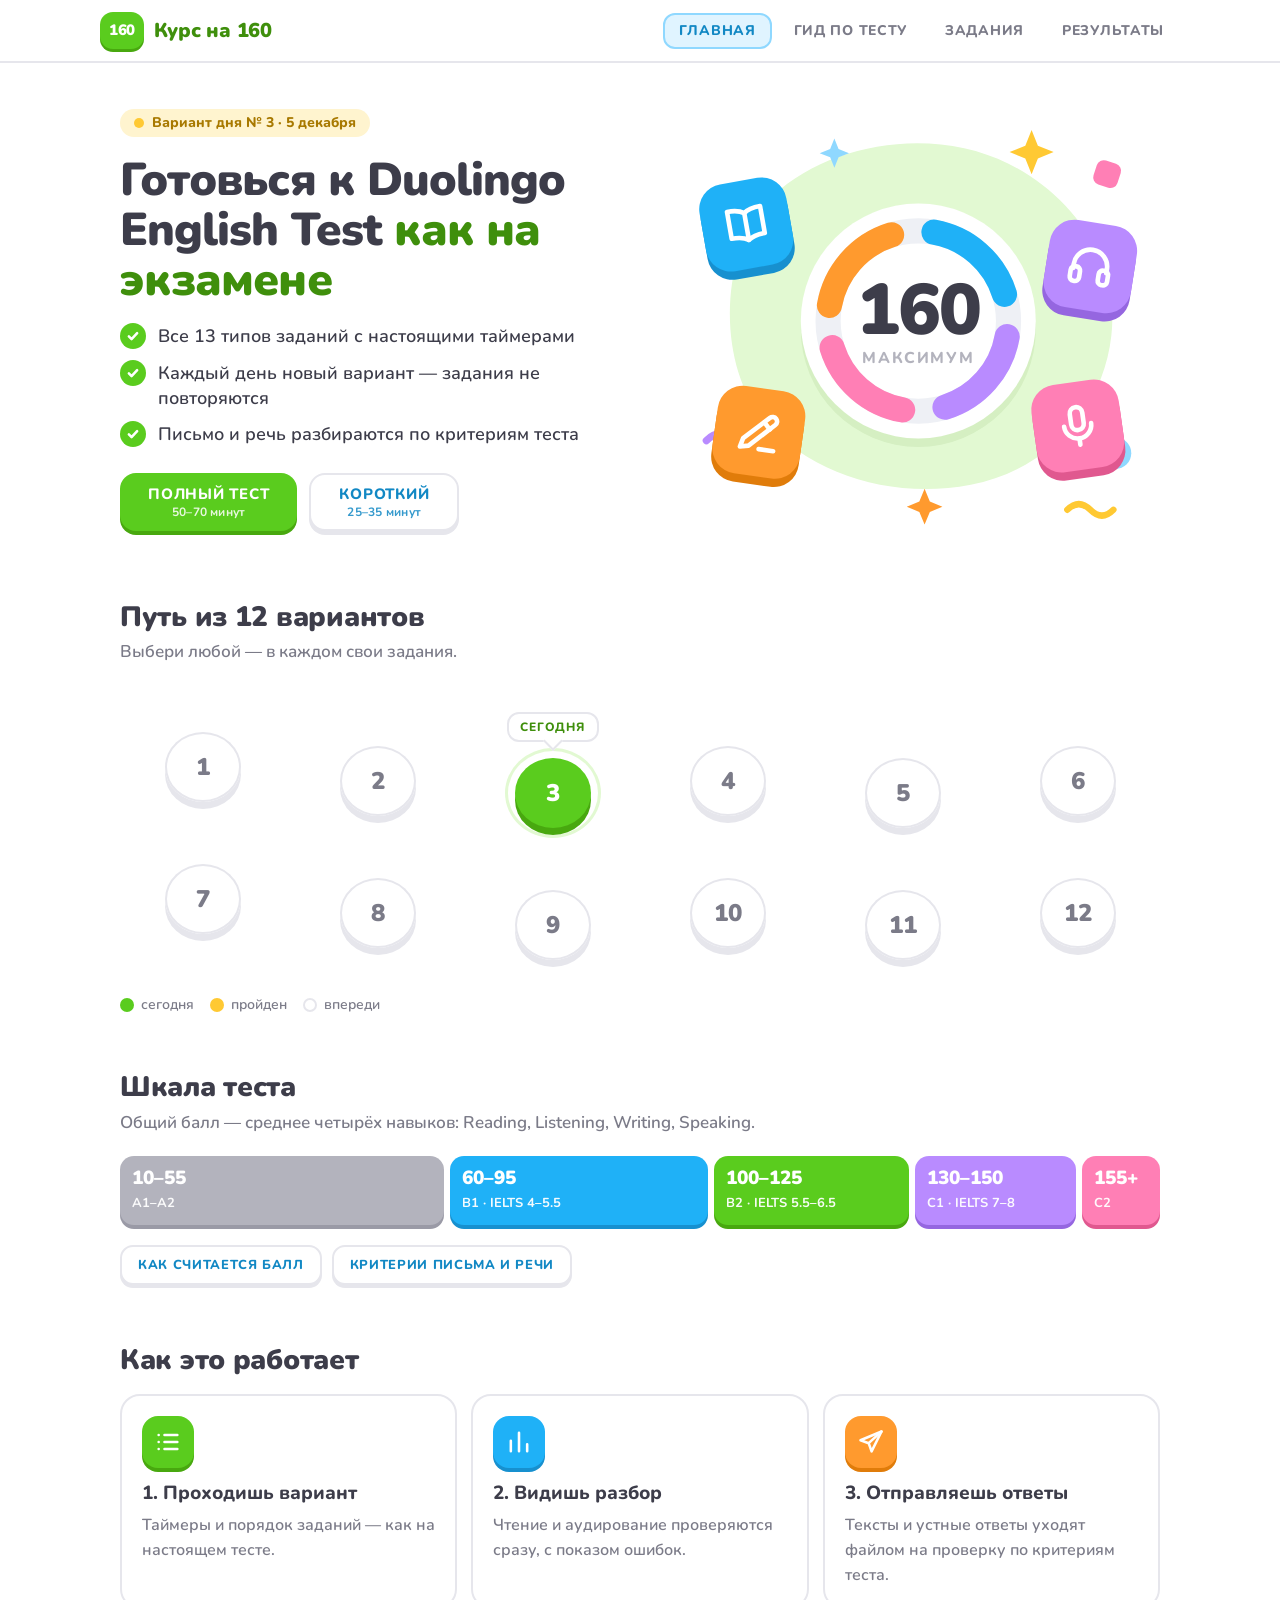
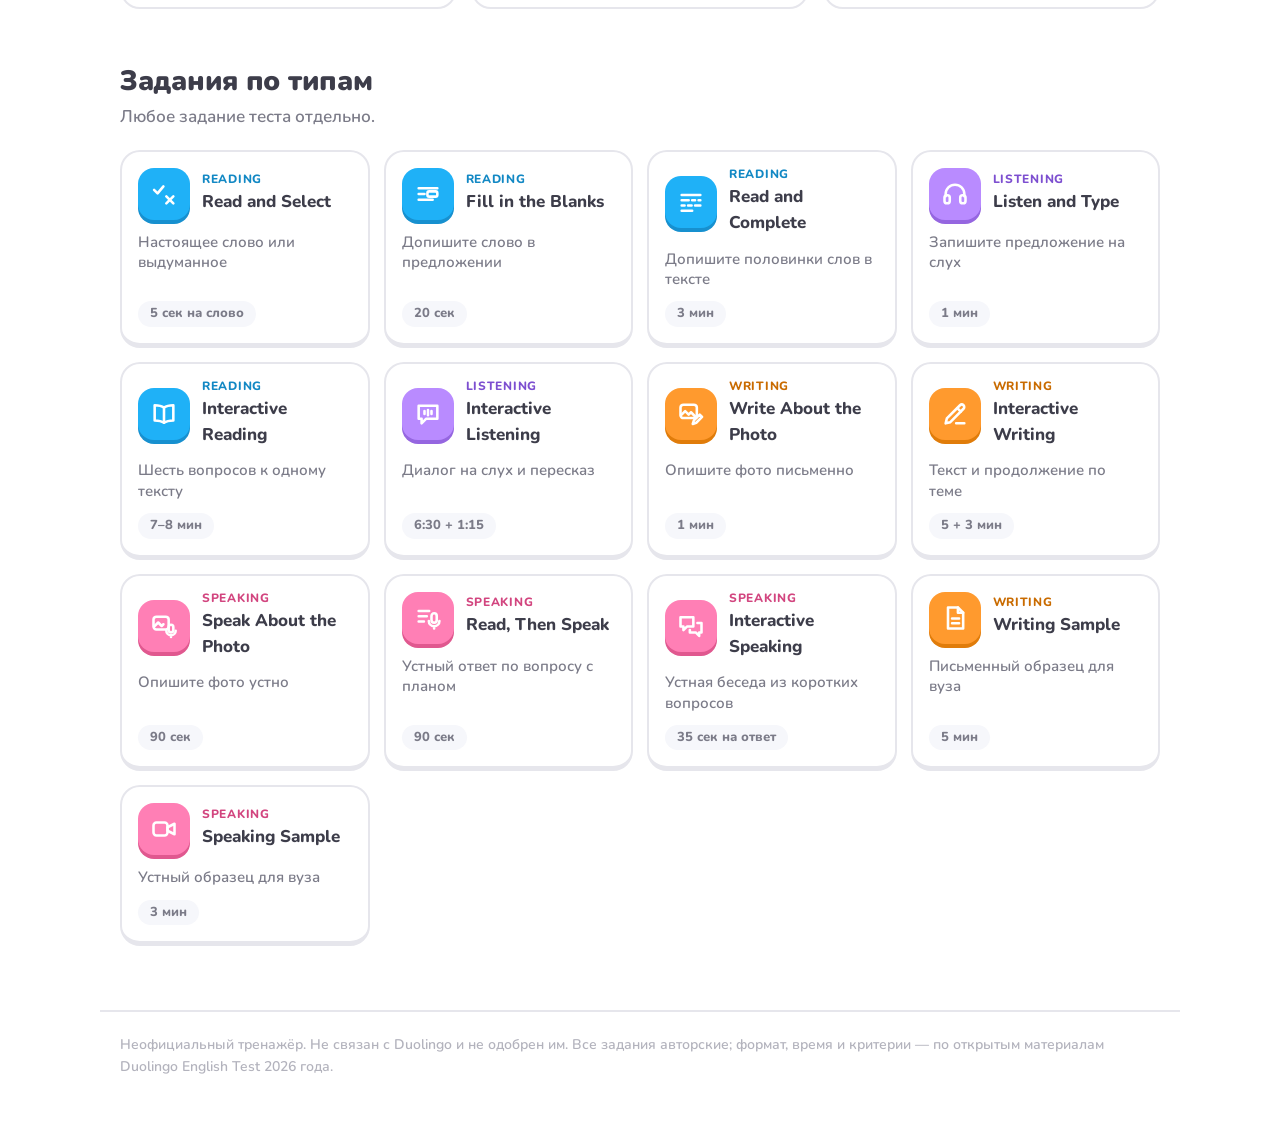
<file: index.html>
<!doctype html>
<html lang="ru">
<head>
<meta charset="utf-8">
<meta name="viewport" content="width=device-width, initial-scale=1, viewport-fit=cover">
<title>Курс на 160 — тренажёр Duolingo English Test</title>
<meta name="description" content="Неофициальный тренажёр Duolingo English Test: все 13 типов заданий, 12 вариантов, разбор по критериям теста.">
<meta name="theme-color" content="#ffffff">
<meta name="color-scheme" content="light">
<link rel="icon" href="data:image/svg+xml,%3Csvg xmlns='http://www.w3.org/2000/svg' viewBox='0 0 64 64'%3E%3Crect width='64' height='64' rx='16' fill='%235acc1e'/%3E%3Ctext x='32' y='41' font-family='Arial,sans-serif' font-size='24' font-weight='700' text-anchor='middle' fill='white'%3E160%3C/text%3E%3C/svg%3E">
<link rel="preconnect" href="https://fonts.googleapis.com">
<link rel="preconnect" href="https://fonts.gstatic.com" crossorigin>
<link href="https://fonts.googleapis.com/css2?family=Nunito:wght@500;600;700;800;900&display=swap" rel="stylesheet">
<link rel="stylesheet" href="css/style.css?v=17">
</head>
<body>
<header class="top" id="top">
  <a class="logo" href="#/" aria-label="На главную"><span class="logo-mark">160</span><span class="logo-text">Курс на 160</span></a>
  <nav class="nav" id="nav">
    <a href="#/" data-nav="home">Главная</a>
    <a href="#/guide" data-nav="guide">Гид по тесту</a>
    <a href="#/practice" data-nav="practice">Задания</a>
    <a href="#/history" data-nav="history">Результаты</a>
  </nav>
</header>

<main id="app" class="app"></main>

<footer class="foot" id="foot">
  <p>Неофициальный тренажёр. Не связан с Duolingo и не одобрен им. Все задания авторские; формат, время и критерии — по открытым материалам Duolingo English Test 2026 года.</p>
</footer>

<nav class="tabbar" id="tabbar">
  <a href="#/" data-nav="home"><svg viewBox="0 0 24 24"><path d="M4 11.5 12 4l8 7.5V20a1 1 0 0 1-1 1h-4.5v-6h-5v6H5a1 1 0 0 1-1-1z"/></svg><span>Главная</span></a>
  <a href="#/guide" data-nav="guide"><svg viewBox="0 0 24 24"><path d="M5 4h9a4 4 0 0 1 4 4v12H8a3 3 0 0 1-3-3zM8 17h10M9 8h5M9 11.5h5"/></svg><span>Гид</span></a>
  <a href="#/practice" data-nav="practice"><svg viewBox="0 0 24 24"><path d="M4 6h7v5H4zM13 6h7v5h-7zM4 13h7v5H4zM13 13h7v5h-7z"/></svg><span>Задания</span></a>
  <a href="#/history" data-nav="history"><svg viewBox="0 0 24 24"><path d="M5 20V10M12 20V4M19 20v-7"/></svg><span>Результаты</span></a>
</nav>

<div class="toast" id="toast" role="status" aria-live="polite"></div>

<script src="data/words.js?v=17"></script>
<script src="data/fill.js?v=17"></script>
<script src="data/complete.js?v=17"></script>
<script src="data/dictation.js?v=17"></script>
<script src="data/reading.js?v=17"></script>
<script src="data/listening.js?v=17"></script>
<script src="data/prompts.js?v=17"></script>
<script src="js/core.js?v=17"></script>
<script src="js/speech.js?v=17"></script>
<script src="js/tasks.js?v=17"></script>
<script src="js/guide.js?v=17"></script>
<script src="js/app.js?v=17"></script>
</body>
</html>
</file>
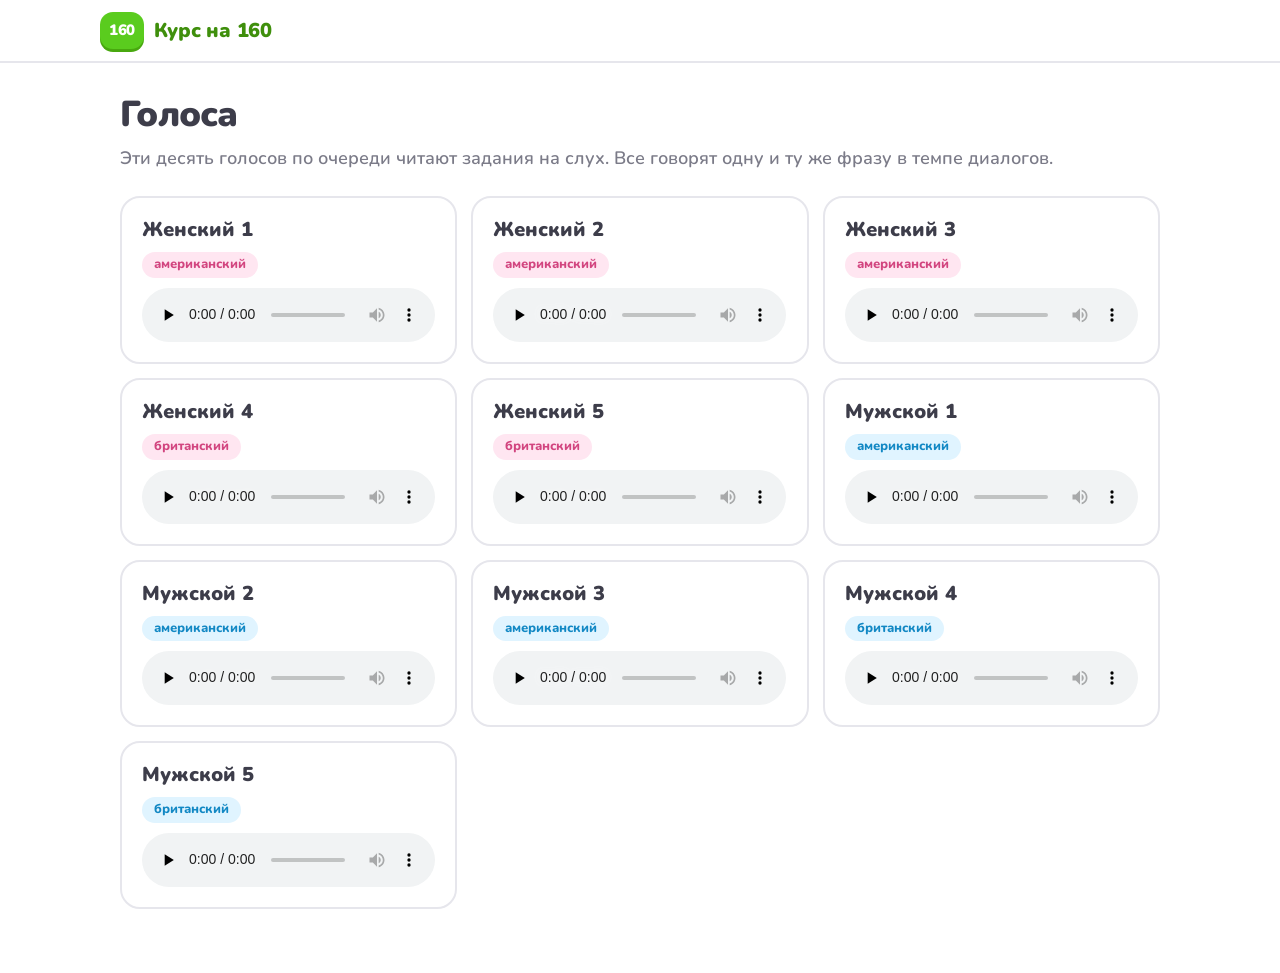
<file: voices.html>
<!doctype html>
<html lang="ru">
<head>
<meta charset="utf-8">
<meta name="viewport" content="width=device-width, initial-scale=1">
<title>Голоса — Курс на 160</title>
<link rel="preconnect" href="https://fonts.googleapis.com">
<link rel="preconnect" href="https://fonts.gstatic.com" crossorigin>
<link href="https://fonts.googleapis.com/css2?family=Nunito:wght@500;600;700;800;900&display=swap" rel="stylesheet">
<link rel="stylesheet" href="css/style.css?v=15">
<style>
  .voices { display: grid; grid-template-columns: repeat(auto-fill, minmax(300px, 1fr)); gap: 14px; margin-top: 24px; }
  .voice { display: grid; gap: 10px; }
  .voice h3 { font: 900 20px/1.2 var(--font); }
  .voice audio { width: 100%; }
  .voice .chip { justify-self: start; }
</style>
</head>
<body>
<header class="top"><a class="logo" href="./"><span class="logo-mark">160</span><span class="logo-text">Курс на 160</span></a></header>
<main class="app">
  <div class="res-head"><h1>Голоса</h1></div>
  <p class="muted" style="margin-top:10px;font-size:18px">Эти десять голосов по очереди читают задания на слух. Все говорят одну и ту же фразу в темпе диалогов.</p>
  <div class="voices" id="list"></div>
</main>
<script>
  const voices = [
    ['af_heart', 'Женский 1', 'американский'], ['af_bella', 'Женский 2', 'американский'], ['af_sarah', 'Женский 3', 'американский'],
    ['bf_emma', 'Женский 4', 'британский'], ['bf_isabella', 'Женский 5', 'британский'],
    ['am_michael', 'Мужской 1', 'американский'], ['am_fenrir', 'Мужской 2', 'американский'], ['am_puck', 'Мужской 3', 'американский'],
    ['bm_george', 'Мужской 4', 'британский'], ['bm_fable', 'Мужской 5', 'британский']
  ];
  document.getElementById('list').innerHTML = voices.map(function (v) {
    return '<div class="card voice ' + (v[0][1] === 'f' ? 'c-pink' : 'c-blue') + '"><h3>' + v[1] + '</h3>' +
      '<span class="chip">' + v[2] + '</span>' +
      '<audio controls preload="none" src="audio/samples/' + v[0] + '.m4a"></audio></div>';
  }).join('');
</script>
</body>
</html>
</file>
<file: css/style.css>
:root {
  color-scheme: light;
  --bg: #ffffff;
  --soft: #f6f7fb;
  --line: #e6e6ec;
  --line-d: #d3d3dc;
  --ink: #3d3d4a;
  --muted: #7b7b88;
  --faint: #b3b3bd;

  --green: #5acc1e;  --green-d: #48a80f;  --green-s: #e2f9d2;  --green-t: #3f8f0c;
  --blue: #1fb1f7;   --blue-d: #1790cf;   --blue-s: #e0f4ff;   --blue-b: #8fd8ff;  --blue-t: #1288c4;
  --yellow: #ffc933; --yellow-d: #e3a700; --yellow-s: #fff4cf; --yellow-t: #a87900;
  --red: #ff5252;    --red-d: #e03535;    --red-s: #ffe3e3;    --red-t: #d92f2f;
  --violet: #b98bff; --violet-d: #9566e0; --violet-s: #f1e8ff; --violet-t: #7d4fd0;
  --orange: #ff9a2e; --orange-d: #e07c0a; --orange-s: #ffecd6; --orange-t: #c96b00;
  --pink: #ff7fb5;   --pink-d: #e0588f;   --pink-s: #ffe6f1;   --pink-t: #d2457f;

  --r: 20px;
  --r-sm: 14px;
  --font: "Nunito", system-ui, -apple-system, "Segoe UI", Roboto, sans-serif;
}

* { box-sizing: border-box; }
html { -webkit-text-size-adjust: 100%; }
body {
  margin: 0; background: var(--bg); color: var(--ink);
  font: 600 17px/1.55 var(--font);
  -webkit-font-smoothing: antialiased;
  min-height: 100vh; min-height: 100dvh;
}
h1, h2, h3, h4, p { margin: 0; }
a { color: inherit; }
button { font: inherit; color: inherit; }
img { max-width: 100%; display: block; }
[hidden] { display: none !important; }
b, strong { font-weight: 800; }

/* skill colours */
.c-R, .c-blue   { --c: var(--blue);   --cd: var(--blue-d);   --cs: var(--blue-s);   --ct: var(--blue-t); }
.c-L, .c-violet { --c: var(--violet); --cd: var(--violet-d); --cs: var(--violet-s); --ct: var(--violet-t); }
.c-W, .c-orange { --c: var(--orange); --cd: var(--orange-d); --cs: var(--orange-s); --ct: var(--orange-t); }
.c-S, .c-pink   { --c: var(--pink);   --cd: var(--pink-d);   --cs: var(--pink-s);   --ct: var(--pink-t); }
.c-green  { --c: var(--green);  --cd: var(--green-d);  --cs: var(--green-s);  --ct: var(--green-t); }
.c-yellow { --c: var(--yellow); --cd: var(--yellow-d); --cs: var(--yellow-s); --ct: var(--yellow-t); }

/* ---------- shell ---------- */
.top {
  position: sticky; top: 0; z-index: 20;
  display: flex; align-items: center; justify-content: space-between; gap: 16px;
  padding: 12px max(20px, calc((100vw - 1080px) / 2));
  background: rgba(255, 255, 255, .94); backdrop-filter: blur(10px); -webkit-backdrop-filter: blur(10px);
  border-bottom: 2px solid var(--line);
}
.logo { display: flex; align-items: center; gap: 10px; text-decoration: none; }
.logo-mark {
  font: 900 15px/1 var(--font); color: #fff; background: var(--green);
  padding: 11px 9px; border-radius: 13px; box-shadow: 0 3px 0 var(--green-d); letter-spacing: -.02em;
}
.logo-text { font: 900 20px/1 var(--font); letter-spacing: -.01em; color: var(--green-t); }
.nav { display: flex; gap: 6px; }
.nav a {
  text-decoration: none; padding: 9px 14px; border-radius: 12px; border: 2px solid transparent;
  color: var(--muted); font: 800 14px/1 var(--font); text-transform: uppercase; letter-spacing: .05em;
}
.nav a:hover { background: var(--soft); }
.nav a.on { background: var(--blue-s); border-color: var(--blue-b); color: var(--blue-t); }
.app { max-width: 1080px; margin: 0 auto; padding: 32px 20px 64px; }
.foot { max-width: 1080px; margin: 0 auto; padding: 22px 20px 44px; color: var(--faint); font-size: 14px; border-top: 2px solid var(--line); }
.tabbar { display: none; }

@media (max-width: 760px) {
  .nav { display: none; }
  .top { padding: 10px 16px; }
  .app { padding: 20px 16px 36px; }
  .foot { padding: 18px 16px 104px; }
  .tabbar {
    position: fixed; left: 0; right: 0; bottom: 0; z-index: 20;
    display: grid; grid-template-columns: repeat(4, 1fr); gap: 4px;
    background: #fff; border-top: 2px solid var(--line);
    padding: 6px 8px calc(6px + env(safe-area-inset-bottom));
  }
  .tabbar a {
    display: flex; flex-direction: column; align-items: center; gap: 2px; padding: 7px 0 5px;
    text-decoration: none; color: var(--faint); font: 800 11px/1.2 var(--font); border-radius: 12px; border: 2px solid transparent;
  }
  .tabbar svg { width: 24px; height: 24px; fill: none; stroke: currentColor; stroke-width: 2.2; stroke-linecap: round; stroke-linejoin: round; }
  .tabbar a.on { color: var(--blue-t); background: var(--blue-s); border-color: var(--blue-b); }
}
body.running .top, body.running .foot, body.running .tabbar { display: none; }
body.running .app { max-width: none; padding: 0; }

/* ---------- basics ---------- */
.btn {
  display: inline-flex; align-items: center; justify-content: center; gap: 8px;
  min-height: 50px; padding: 0 24px; border: 0; border-radius: 16px; cursor: pointer; text-decoration: none;
  background: var(--green); color: #fff; box-shadow: 0 4px 0 var(--green-d);
  font: 800 15px/1.1 var(--font); text-transform: uppercase; letter-spacing: .05em;
  transition: filter .12s, transform .06s, box-shadow .06s; margin-bottom: 4px; -webkit-tap-highlight-color: transparent;
}
.btn:hover { filter: brightness(1.06); }
.btn:active { transform: translateY(4px); box-shadow: none; }
.btn small { font: 700 12px/1 var(--font); opacity: .85; letter-spacing: .02em; text-transform: none; }
.btn:disabled { background: var(--line); color: var(--faint); box-shadow: none; cursor: default; filter: none; transform: none; }
.btn.blue { background: var(--blue); box-shadow: 0 4px 0 var(--blue-d); }
.btn.ghost, .btn.soft { background: #fff; color: var(--blue-t); box-shadow: 0 4px 0 var(--line); border: 2px solid var(--line); }
.btn.ghost:hover, .btn.soft:hover { background: var(--soft); filter: none; }
.btn.ghost:active, .btn.soft:active { box-shadow: none; }
.btn.sm { min-height: 40px; padding: 0 16px; font-size: 13px; border-radius: 13px; box-shadow: 0 3px 0 var(--green-d); margin-bottom: 3px; }
.btn.sm.ghost { box-shadow: 0 3px 0 var(--line); }
.btn.sm:active { transform: translateY(3px); box-shadow: none; }
.btn.wide { width: 100%; }

.card { background: #fff; border: 2px solid var(--line); border-radius: var(--r); padding: 20px; }
.chip {
  display: inline-flex; align-items: center; gap: 6px; padding: 5px 12px; border-radius: 999px;
  background: var(--cs, var(--blue-s)); color: var(--ct, var(--blue-t)); font: 800 13px/1.2 var(--font); white-space: nowrap;
}
.chip.plain { background: var(--soft); color: var(--muted); }
.chip.ok { background: var(--green-s); color: var(--green-t); }
.chip.bad { background: var(--red-s); color: var(--red-t); }
.muted { color: var(--muted); }
.sec { margin-top: 56px; position: relative; }
.sec > h2 { font: 900 28px/1.15 var(--font); letter-spacing: -.01em; margin-bottom: 6px; }
.sec > .sub { color: var(--muted); margin-bottom: 20px; }
.sec > h2 + .grid, .sec > h2 + .card, .sec > h2 + details { margin-top: 18px; }
.row { display: flex; flex-wrap: wrap; gap: 10px; align-items: center; }
.grid { display: grid; gap: 14px; }
.grid > * { min-width: 0; }
.en { font-family: var(--font); }
.dot { width: 10px; height: 10px; border-radius: 50%; background: var(--c, var(--blue)); display: inline-block; flex: none; }
.ico {
  display: grid; place-items: center; flex: none; width: 52px; height: 52px; border-radius: 16px;
  background: var(--c, var(--blue)); color: #fff; box-shadow: 0 4px 0 var(--cd, var(--blue-d));
}
.ico svg { width: 28px; height: 28px; fill: none; stroke: currentColor; stroke-width: 2.2; stroke-linecap: round; stroke-linejoin: round; }
.ico.sm { width: 38px; height: 38px; border-radius: 12px; box-shadow: 0 3px 0 var(--cd, var(--blue-d)); }
.ico.sm svg { width: 21px; height: 21px; }
.ico.lg { width: 84px; height: 84px; border-radius: 26px; box-shadow: 0 6px 0 var(--cd, var(--blue-d)); }
.ico.lg svg { width: 46px; height: 46px; }

/* ---------- home ---------- */
.resume { display: grid; grid-template-columns: auto 1fr; gap: 18px; align-items: center; background: var(--yellow-s); border-color: var(--yellow); border-bottom-width: 6px; margin-bottom: 28px; }
.resume h3 { font: 900 22px/1.2 var(--font); color: var(--yellow-t); }
.resume p { color: var(--yellow-t); margin-top: 4px; }
.resume .row { margin-top: 14px; }
@media (max-width: 760px) { .resume { grid-template-columns: 1fr; } .resume > div:first-child { display: none; } .resume .btn { flex: 1 1 100%; } }
.hero { display: grid; grid-template-columns: 1.05fr .95fr; gap: 24px; align-items: center; padding: 12px 0 8px; }
.kicker { display: inline-flex; align-items: center; gap: 8px; padding: 7px 14px; border-radius: 999px; background: var(--yellow-s); color: var(--yellow-t); font: 800 14px/1 var(--font); }
.kicker i { width: 10px; height: 10px; border-radius: 50%; background: var(--yellow); }
.hero h1 { font: 900 46px/1.08 var(--font); letter-spacing: -.02em; margin: 18px 0 20px; }
.hero h1 em { font-style: normal; color: var(--green-t); }
.ticks { list-style: none; margin: 0 0 26px; padding: 0; display: grid; gap: 12px; }
.ticks li { display: flex; align-items: flex-start; gap: 12px; font-size: 18px; line-height: 1.35; }
.ticks li::before {
  content: ""; flex: none; width: 26px; height: 26px; border-radius: 50%; margin-top: -1px;
  background: var(--green) url("data:image/svg+xml,%3Csvg xmlns='http://www.w3.org/2000/svg' viewBox='0 0 24 24' fill='none' stroke='white' stroke-width='3.4' stroke-linecap='round' stroke-linejoin='round'%3E%3Cpath d='M6.5 12.5l3.6 3.6 7.400-8'/%3E%3C/svg%3E") center / 18px no-repeat;
}
.cta { display: flex; flex-wrap: wrap; gap: 12px; }
.cta .btn { min-height: 58px; padding: 0 28px; flex-direction: column; gap: 4px; }
.hero-art { position: relative; }
.hero-art svg { width: 100%; height: auto; display: block; overflow: visible; }
.float { animation: float 5s ease-in-out infinite; transform-box: fill-box; transform-origin: center; }
.float.b { animation-delay: -1.2s; } .float.c { animation-delay: -2.4s; } .float.d { animation-delay: -3.6s; }
.spin { animation: twinkle 3.2s ease-in-out infinite; transform-box: fill-box; transform-origin: center; }
.spin.b { animation-delay: -1s; } .spin.c { animation-delay: -2s; }
@keyframes float { 50% { transform: translateY(-9px) rotate(2deg); } }
@keyframes twinkle { 50% { transform: scale(.6) rotate(20deg); opacity: .5; } }
@media (prefers-reduced-motion: reduce) { .float, .spin, .node.today .tip { animation: none !important; } }

.path { display: grid; grid-template-columns: repeat(6, 1fr); gap: 62px 10px; padding: 46px 0 30px; justify-items: center; }
.node {
  position: relative; width: 76px; height: 70px; border-radius: 50%; border: 0; cursor: pointer;
  background: #fff; color: var(--muted); box-shadow: 0 0 0 2px var(--line) inset, 0 7px 0 var(--line);
  font: 900 24px/1 var(--font); transition: transform .06s, box-shadow .06s; -webkit-tap-highlight-color: transparent;
}
.node:nth-child(6n+2), .node:nth-child(6n+6) { transform: translateY(14px); }
.node:nth-child(6n+3), .node:nth-child(6n+5) { transform: translateY(26px); }
.node:nth-child(6n+4) { transform: translateY(14px); }
.node:hover { filter: brightness(.97); }
.node:active { box-shadow: 0 0 0 2px var(--line) inset; margin-top: 7px; margin-bottom: -7px; }
.node.done { background: var(--yellow); color: #fff; box-shadow: 0 7px 0 var(--yellow-d); }
.node.done:active { box-shadow: none; }
.node.today { background: var(--green); color: #fff; box-shadow: 0 7px 0 var(--green-d), 0 0 0 7px #fff, 0 0 0 10px var(--green-s); }
.node.today:active { box-shadow: 0 0 0 7px #fff, 0 0 0 10px var(--green-s); }
.node svg { width: 34px; height: 34px; fill: none; stroke: currentColor; stroke-width: 3.4; stroke-linecap: round; stroke-linejoin: round; }
.node .tip {
  position: absolute; left: 50%; bottom: calc(100% + 16px); transform: translateX(-50%);
  background: #fff; color: var(--green-t); border: 2px solid var(--line); border-radius: 12px; padding: 7px 12px;
  font: 800 12px/1 var(--font); text-transform: uppercase; letter-spacing: .06em; white-space: nowrap; animation: bob 1.6s ease-in-out infinite;
}
.node .tip::after { content: ""; position: absolute; left: 50%; top: 100%; width: 12px; height: 12px; background: #fff; border-right: 2px solid var(--line); border-bottom: 2px solid var(--line); transform: translate(-50%, -6px) rotate(45deg); }
@keyframes bob { 50% { transform: translate(-50%, -5px); } }
.legend { display: flex; flex-wrap: wrap; gap: 16px; color: var(--muted); font-size: 14px; margin-top: 30px; }
.legend span { display: inline-flex; align-items: center; gap: 7px; }
.legend i { width: 14px; height: 14px; border-radius: 50%; }

.scale-bar { display: grid; grid-template-columns: 10fr 8fr 6fr 5fr 2.4fr; gap: 6px; margin-top: 18px; }
.scale-bar div { border-radius: 14px; padding: 12px 12px 10px; color: #fff; background: var(--c); box-shadow: 0 4px 0 var(--cd); min-width: 0; }
.scale-bar b { display: block; font: 900 19px/1.1 var(--font); }
.scale-bar span { font: 700 13px/1.2 var(--font); opacity: .95; white-space: nowrap; }
.scale-bar .a { --c: #b3b3bd; --cd: #9a9aa6; }

.steps3 { grid-template-columns: repeat(3, 1fr); }
.steps3 .card { display: grid; gap: 8px; align-content: start; }
.steps3 .card b { font: 800 19px/1.2 var(--font); margin-top: 6px; }
.steps3 .card span.t { color: var(--muted); font-size: 16px; }

.types { grid-template-columns: repeat(auto-fill, minmax(240px, 1fr)); }
.type {
  display: flex; flex-direction: column; gap: 12px; text-align: left; cursor: pointer; text-decoration: none;
  background: #fff; border: 2px solid var(--line); border-bottom-width: 5px; border-radius: var(--r); padding: 16px;
  transition: transform .08s, border-color .12s, background .12s;
}
.type:hover { border-color: var(--c); background: var(--cs); }
.type:active { transform: translateY(3px); border-bottom-width: 2px; margin-bottom: 3px; }
.type .hd { display: flex; align-items: center; gap: 12px; }
.type .hd small { display: block; font: 800 12px/1 var(--font); text-transform: uppercase; letter-spacing: .06em; color: var(--ct); margin-bottom: 4px; }
.type b { font: 800 17px/1.2 var(--font); }
.type .ru { color: var(--muted); font-size: 15px; line-height: 1.35; }
.type .chip { align-self: flex-start; margin-top: auto; }

.blob { position: absolute; z-index: -1; border-radius: 50%; pointer-events: none; }

@media (max-width: 760px) {
  .hero { grid-template-columns: 1fr; gap: 8px; }
  .hero-art { order: -1; max-width: 330px; margin: 0 auto; width: 100%; }
  .hero h1 { font-size: 32px; margin: 14px 0 16px; }
  .ticks li { font-size: 16.5px; }
  .cta .btn { flex: 1 1 100%; }
  .sec { margin-top: 44px; }
  .sec > h2 { font-size: 24px; }
  .path { grid-template-columns: repeat(4, 1fr); gap: 58px 6px; }
  .node { width: 68px; height: 63px; font-size: 22px; }
  .node:nth-child(n) { transform: none; }
  .node:nth-child(4n+2), .node:nth-child(4n+4) { transform: translateY(14px); }
  .node:nth-child(4n+3) { transform: translateY(24px); }
  .scale-bar { grid-template-columns: 1fr; }
  .scale-bar div { display: flex; justify-content: space-between; align-items: center; padding: 11px 14px; }
  .steps3 { grid-template-columns: 1fr; }
}

/* ---------- guide ---------- */
.guide-wrap { display: grid; grid-template-columns: 250px minmax(0, 1fr); gap: 36px; align-items: start; }
.guide-wrap > * { min-width: 0; }
.toc { position: sticky; top: 84px; display: flex; flex-direction: column; gap: 2px; max-height: calc(100vh - 110px); overflow: auto; padding-right: 6px; }
.toc a { text-decoration: none; color: var(--muted); font: 700 15px/1.3 var(--font); padding: 8px 12px; border-radius: 12px; border: 2px solid transparent; }
.toc a:hover { background: var(--soft); color: var(--ink); }
.toc .grp { font: 800 12px/1 var(--font); letter-spacing: .08em; text-transform: uppercase; color: var(--faint); padding: 16px 12px 8px; }
.guide h1 { font: 900 38px/1.1 var(--font); letter-spacing: -.02em; }
.guide .lead { color: var(--muted); margin-top: 10px; font-size: 18px; max-width: 40em; }
.guide section { padding-top: 40px; scroll-margin-top: 76px; }
.guide h2 { font: 900 26px/1.2 var(--font); letter-spacing: -.01em; margin-bottom: 14px; }
.guide h3 { font: 800 18px/1.3 var(--font); margin: 22px 0 8px; }
.guide p + p { margin-top: 10px; }
.guide ul, .guide ol { margin: 8px 0 0; padding-left: 24px; }
.guide li { margin: 7px 0; padding-left: 2px; }
.guide li::marker { color: var(--green); font-weight: 900; }
.guide .meta { display: flex; flex-wrap: wrap; gap: 8px; margin-bottom: 14px; }
.guide .ex { background: var(--blue-s); border: 2px solid var(--blue-b); border-radius: 18px; padding: 16px 18px; margin-top: 14px; }
.guide .ex .lbl { font: 800 12px/1 var(--font); letter-spacing: .08em; text-transform: uppercase; color: var(--blue-t); margin-bottom: 10px; }
.guide .ex .en { font-size: 18px; line-height: 1.55; color: var(--ink); }
.guide .ex p + p { margin-top: 8px; }
.guide .ex .why { color: var(--blue-t); font-size: 15px; margin-top: 10px; }
.guide .task { border-top: 2px solid var(--line); margin-top: 40px; }
.guide .task .head { display: flex; justify-content: space-between; gap: 14px; align-items: center; flex-wrap: wrap; margin-bottom: 14px; }
.guide .task .head .l { display: flex; align-items: center; gap: 14px; }
.guide .task h2 { margin: 0; }
.guide .task .ru { color: var(--muted); }
.tbl { width: 100%; border-collapse: separate; border-spacing: 0; font-size: 15.5px; margin-top: 14px; border: 2px solid var(--line); border-radius: 16px; overflow: hidden; }
.tbl th, .tbl td { text-align: left; padding: 10px 14px; border-bottom: 2px solid var(--line); vertical-align: top; }
.tbl th { background: var(--soft); font: 800 13px/1.3 var(--font); color: var(--muted); text-transform: uppercase; letter-spacing: .04em; }
.tbl tr:last-child td, .tbl tr:last-child th { border-bottom: 0; }
.tbl td.num, .tbl th.num { font-variant-numeric: tabular-nums; white-space: nowrap; font-weight: 800; }
.tbl-scroll { overflow-x: auto; }
.gbx { letter-spacing: .14em; color: var(--blue-t); font-weight: 900; }
@media (max-width: 900px) {
  .guide-wrap { grid-template-columns: minmax(0, 1fr); gap: 18px; }
  .toc { position: static; flex-direction: row; overflow-x: auto; max-height: none; gap: 8px; margin: 0 -16px; padding: 2px 16px 8px; }
  .toc a { white-space: nowrap; border-color: var(--line); background: #fff; }
  .toc .grp { display: none; }
  .guide h1 { font-size: 30px; }
  .guide h2 { font-size: 23px; }
}

/* ---------- start screen ---------- */
.pre { max-width: 600px; margin: 0 auto; }
.pre h1 { font: 900 34px/1.1 var(--font); letter-spacing: -.02em; margin-top: 14px; }
.pre .list { display: grid; gap: 8px; margin: 22px 0; }
.pre .list div { display: flex; align-items: center; gap: 12px; padding: 10px 14px 10px 10px; border-radius: 16px; background: #fff; border: 2px solid var(--line); font-weight: 800; }
.pre .list div span:last-child { color: var(--muted); white-space: nowrap; margin-left: auto; font-weight: 700; font-size: 15px; }
.field { display: grid; gap: 8px; margin: 18px 0; }
.field label { font: 800 13px/1 var(--font); text-transform: uppercase; letter-spacing: .06em; color: var(--muted); }
.input, .ta {
  width: 100%; border: 2px solid var(--line); background: var(--soft); color: var(--ink);
  border-radius: 16px; padding: 13px 16px; font: 600 17px/1.5 var(--font); outline: none;
}
.input:focus, .ta:focus { border-color: var(--blue-b); background: #fff; }
.ta { resize: vertical; min-height: 150px; font-size: 18px; }
.ta:disabled { opacity: .55; }
.checks { display: grid; gap: 10px; margin: 16px 0 24px; }
.check { display: flex; align-items: center; gap: 10px; flex-wrap: wrap; }
.check i { width: 12px; height: 12px; border-radius: 50%; background: var(--line-d); flex: none; }
.check.ok i { background: var(--green); } .check.bad i { background: var(--red); } .check.warn i { background: var(--yellow); }

/* ---------- runner ---------- */
.run { min-height: 100vh; min-height: 100dvh; display: flex; flex-direction: column; background: #fff; }
.run-top { display: grid; grid-template-columns: 40px 1fr auto; align-items: center; gap: 14px; padding: 18px max(16px, calc((100vw - 1040px) / 2)) 10px; }
.icon-btn { width: 40px; height: 40px; border-radius: 12px; border: 0; background: transparent; cursor: pointer; color: var(--faint); display: grid; place-items: center; }
.icon-btn svg { width: 22px; height: 22px; fill: none; stroke: currentColor; stroke-width: 3; stroke-linecap: round; }
.icon-btn:hover { background: var(--soft); color: var(--muted); }
.pbar { height: 16px; border-radius: 10px; background: var(--line); overflow: hidden; }
.pbar i { display: block; height: 100%; width: 0; min-width: 16px; background: var(--green); border-radius: 10px; transition: width .35s ease; position: relative; }
.pbar i::after { content: ""; position: absolute; left: 8px; right: 8px; top: 4px; height: 4px; border-radius: 4px; background: rgba(255, 255, 255, .35); }
.run-timer {
  display: inline-flex; align-items: center; gap: 7px; min-width: 96px; justify-content: center;
  padding: 7px 14px; border-radius: 14px; border: 2px solid var(--line); color: var(--ink);
  font: 900 18px/1 var(--font); font-variant-numeric: tabular-nums;
}
.run-timer svg { width: 20px; height: 20px; fill: none; stroke: var(--blue); stroke-width: 2.6; stroke-linecap: round; }
.run-timer.off { visibility: hidden; }
.run-timer.low { border-color: var(--red); background: var(--red-s); color: var(--red-t); }
.run-timer.low svg { stroke: var(--red); }
.run-meta { display: flex; align-items: baseline; gap: 10px; flex-wrap: wrap; padding: 4px max(16px, calc((100vw - 1040px) / 2)) 0; }
.run-meta b { font: 800 13px/1.2 var(--font); text-transform: uppercase; letter-spacing: .07em; color: var(--blue-t); }
.run-meta span { font: 700 13px/1.2 var(--font); color: var(--faint); }
.tbar { height: 6px; margin: 10px max(16px, calc((100vw - 1040px) / 2)) 0; border-radius: 6px; background: var(--soft); overflow: hidden; }
.tbar i { display: block; height: 100%; width: 0; background: var(--blue); border-radius: 6px; transition: width .1s linear; }
.tbar.low i { background: var(--red); }
.run-body { flex: 1; width: 100%; max-width: 820px; margin: 0 auto; padding: 26px 16px 20px; display: flex; flex-direction: column; }
.run-body.wide { max-width: 1072px; }
.run-foot { position: sticky; bottom: 0; background: #fff; border-top: 2px solid var(--line); transition: background .15s, border-color .15s; }
.run-foot .inner { max-width: 1040px; margin: 0 auto; padding: 16px 16px calc(14px + env(safe-area-inset-bottom)); display: flex; align-items: center; justify-content: flex-end; gap: 16px; min-height: 86px; }
.run-foot:empty, .run-foot.none { border-top-color: transparent; }
.run-foot .btn { min-width: 170px; }
.run-foot .fb { display: none; align-items: center; gap: 14px; margin-right: auto; min-width: 0; }
.run-foot .fb .mk { width: 54px; height: 54px; border-radius: 50%; background: #fff; display: grid; place-items: center; flex: none; }
.run-foot .fb .mk svg { width: 30px; height: 30px; fill: none; stroke: currentColor; stroke-width: 3.6; stroke-linecap: round; stroke-linejoin: round; }
.run-foot .fb b { display: block; font: 900 21px/1.2 var(--font); }
.run-foot .fb span { display: block; font-size: 15px; line-height: 1.35; }
.run-foot.ok { background: var(--green-s); border-top-color: var(--green-s); }
.run-foot.ok .fb { display: flex; color: var(--green-t); }
.run-foot.bad { background: var(--red-s); border-top-color: var(--red-s); }
.run-foot.bad .fb { display: flex; color: var(--red-t); }
.run-foot.bad .btn { background: var(--red); box-shadow: 0 4px 0 var(--red-d); }
@media (max-width: 760px) {
  .run-foot .inner { flex-direction: column; align-items: stretch; min-height: 0; gap: 12px; }
  .run-foot .btn { width: 100%; }
  .run-foot .fb .mk { display: none; }
  .run-top { padding-top: 12px; gap: 10px; }
  .run-timer { min-width: 84px; padding: 6px 10px; font-size: 17px; }
}

.ask { font: 900 24px/1.25 var(--font); letter-spacing: -.01em; margin-bottom: 20px; }
.hint { color: var(--muted); font-size: 15px; }
.center-stack { flex: 1; display: flex; flex-direction: column; align-items: center; justify-content: center; text-align: center; gap: 26px; padding-bottom: 6vh; }
.center-stack .ask { margin: 0; }
.bigword {
  font: 800 clamp(36px, 9vw, 58px)/1.1 var(--font); letter-spacing: .01em; word-break: break-word;
  padding: 22px 40px; border: 2px solid var(--line); border-bottom-width: 6px; border-radius: 24px; min-width: min(360px, 100%);
}
.yn { display: grid; grid-template-columns: 1fr 1fr; gap: 14px; width: min(360px, 100%); }
.yn button {
  min-height: 112px; border-radius: 20px; border: 2px solid var(--line); border-bottom-width: 6px; background: #fff; cursor: pointer;
  display: flex; flex-direction: column; align-items: center; justify-content: center; gap: 6px;
  font: 800 15px/1 var(--font); text-transform: uppercase; letter-spacing: .06em; color: var(--muted);
  transition: transform .06s, background .1s, border-color .1s; -webkit-tap-highlight-color: transparent;
}
.yn button svg { width: 40px; height: 40px; fill: none; stroke: var(--c); stroke-width: 4; stroke-linecap: round; stroke-linejoin: round; }
.yn .yes { --c: var(--green); --cs: var(--green-s); }
.yn .no { --c: var(--red); --cs: var(--red-s); }
.yn button:hover { background: var(--cs); border-color: var(--c); }
.yn button:active { transform: translateY(4px); border-bottom-width: 2px; margin-bottom: 4px; }

.passage { font: 600 19px/1.9 var(--font); background: #fff; border: 2px solid var(--line); border-radius: var(--r); padding: 20px 22px; }
.passage h3 { font: 900 17px/1.3 var(--font); margin-bottom: 8px; text-transform: uppercase; letter-spacing: .04em; color: var(--blue-t); }
.sentence { font: 700 24px/2.1 var(--font); text-align: center; margin: auto 0; padding: 4vh 0 10vh; }

.gap { display: inline-flex; align-items: baseline; white-space: nowrap; }
.gboxes { position: relative; display: inline-flex; gap: 3px; margin-left: 2px; vertical-align: baseline; }
.gbox {
  display: inline-block; width: .9em; height: 1.45em; line-height: 1.38em; text-align: center; font-style: normal; font-weight: 800;
  border-radius: 7px; background: #fff; color: var(--blue-t); border: 2px solid var(--line-d); border-bottom-width: 3px;
}
.gbox:not(:empty) { background: var(--blue-s); border-color: var(--blue-b); }
.gbox.cur { border-color: var(--blue); background: var(--blue-s); }
.ginput { position: absolute; inset: 0; width: 100%; height: 100%; opacity: 0; font-size: 16px; border: 0; padding: 0; margin: 0; cursor: text; }

.player { display: flex; align-items: center; gap: 16px; margin: 4px 0 20px; }
.play {
  width: 76px; height: 72px; border-radius: 22px; border: 0; cursor: pointer; flex: none; margin-bottom: 5px;
  background: var(--blue); color: #fff; box-shadow: 0 5px 0 var(--blue-d); display: grid; place-items: center; transition: transform .06s, box-shadow .06s;
}
.play svg { width: 34px; height: 34px; fill: currentColor; }
.play:active { transform: translateY(5px); box-shadow: none; }
.play:disabled { background: var(--line); color: var(--faint); box-shadow: none; cursor: default; transform: none; }
.play.on { animation: ring 1.1s ease-in-out infinite; }
@keyframes ring { 50% { box-shadow: 0 5px 0 var(--blue-d), 0 0 0 10px var(--blue-s); } }

.split { display: grid; grid-template-columns: 1.2fr 1fr; gap: 22px; align-items: start; }
.split .ask { font-size: 21px; }
@media (max-width: 900px) { .split { grid-template-columns: 1fr; } }
.passage select {
  font: 800 16px/1.2 var(--font); color: var(--blue-t); background: var(--blue-s); border: 2px solid var(--blue-b);
  border-radius: 11px; padding: 6px 8px; margin: 0 3px; max-width: 52vw; cursor: pointer;
}
.passage select:focus { border-color: var(--blue); outline: none; }
.passage .slot { display: block; margin: 12px 0; padding: 12px 16px; border-radius: 16px; border: 2px dashed var(--blue-b); color: var(--blue-t); background: var(--blue-s); min-height: 2.8em; line-height: 1.5; }
.passage .w { cursor: pointer; border-radius: 5px; padding: 3px 0; -webkit-tap-highlight-color: transparent; }
.passage.hl { user-select: none; -webkit-user-select: none; }
.passage .w.sel { background: #ffe066; box-shadow: .32em 0 0 #ffe066; }
.passage .w.sel.first { border-radius: 6px 0 0 6px; }
.passage .w.sel.last { border-radius: 0 6px 6px 0; box-shadow: none; }
.opts { display: grid; gap: 10px; }
.opt {
  display: block; width: 100%; text-align: left; padding: 14px 18px; border-radius: 16px; cursor: pointer;
  background: #fff; border: 2px solid var(--line); border-bottom-width: 4px; font: 700 17px/1.4 var(--font); color: var(--ink);
  transition: background .1s, border-color .1s; -webkit-tap-highlight-color: transparent;
}
.opt:hover { background: var(--soft); }
.opt.sel { border-color: var(--blue-b); background: var(--blue-s); color: var(--blue-t); }
.opt.right { border-color: var(--green); background: var(--green-s); color: var(--green-t); }
.opt.wrong { border-color: var(--red); background: var(--red-s); color: var(--red-t); }
.opt:disabled { cursor: default; opacity: 1; }
.prompt { font: 700 20px/1.5 var(--font); background: var(--soft); border: 2px solid var(--line); border-radius: var(--r); padding: 18px 20px; margin-bottom: 16px; }
.prompt ul { margin: 10px 0 0; padding-left: 24px; font-weight: 600; font-size: 18px; }
.prompt li::marker { color: var(--blue); }
.prompt .prev { font: 600 15.5px/1.5 var(--font); color: var(--muted); border-top: 2px solid var(--line); margin-top: 14px; padding-top: 14px; white-space: pre-wrap; }
.phase { align-self: flex-start; margin-bottom: 14px; --cs: var(--yellow-s); --ct: var(--yellow-t); }
.phase.go { --cs: var(--green-s); --ct: var(--green-t); }

.chat { display: grid; gap: 10px; margin-bottom: 18px; }
.bub { max-width: 86%; padding: 11px 16px; border-radius: 18px; font-size: 16.5px; line-height: 1.4; border: 2px solid var(--line); }
.bub.them { background: #fff; border-bottom-left-radius: 6px; justify-self: start; }
.bub.me { background: var(--blue-s); border-color: var(--blue-b); color: var(--blue-t); border-bottom-right-radius: 6px; justify-self: end; }
.bub small { display: block; font: 800 11.5px/1 var(--font); text-transform: uppercase; letter-spacing: .06em; opacity: .75; margin-bottom: 5px; }
.lc { display: grid; gap: 14px; }
.lc label { font: 700 19px/1.9 var(--font); display: block; }
.lc input { display: inline-block; width: min(320px, 100%); margin: 0 6px; padding: 8px 12px; font-size: 17px; }

.photo { border-radius: var(--r); overflow: hidden; background: var(--soft); border: 2px solid var(--line); aspect-ratio: 4 / 3; max-height: 44vh; margin: 0 auto 16px; width: 100%; }
.photo img { width: 100%; height: 100%; object-fit: cover; }
.counter { display: flex; justify-content: flex-end; color: var(--faint); font: 800 13px/1 var(--font); margin-top: 8px; text-transform: uppercase; letter-spacing: .05em; }

.rec { display: flex; flex-direction: column; align-items: center; gap: 12px; padding: 18px 0 6px; margin-top: auto; }
.mic {
  width: 96px; height: 90px; border-radius: 50%; border: 0; cursor: pointer; display: grid; place-items: center; margin-bottom: 6px;
  background: var(--red); color: #fff; box-shadow: 0 6px 0 var(--red-d); transition: transform .06s, box-shadow .06s;
}
.mic svg { width: 40px; height: 40px; fill: currentColor; }
.mic:active { transform: translateY(6px); box-shadow: none; }
.mic.live { animation: ring-r 1.2s ease-in-out infinite; }
.mic:disabled { background: var(--line); color: var(--faint); box-shadow: none; cursor: default; }
@keyframes ring-r { 50% { box-shadow: 0 6px 0 var(--red-d), 0 0 0 14px var(--red-s); } }
.rec .state { font: 800 15px/1 var(--font); text-transform: uppercase; letter-spacing: .06em; color: var(--muted); }
.live-text { color: var(--muted); font-size: 15px; text-align: center; min-height: 3em; max-height: 3em; overflow: hidden; display: flex; flex-direction: column; justify-content: flex-end; width: 100%; }
.avatar { width: 120px; height: 114px; border-radius: 50%; background: var(--violet); color: #fff; display: grid; place-items: center; box-shadow: 0 7px 0 var(--violet-d); }
.avatar svg { width: 60px; height: 60px; fill: currentColor; }
.avatar.on { animation: ring-v 1.1s ease-in-out infinite; }
@keyframes ring-v { 50% { box-shadow: 0 7px 0 var(--violet-d), 0 0 0 14px var(--violet-s); } }

.interlude { flex: 1; display: flex; flex-direction: column; align-items: center; justify-content: center; text-align: center; gap: 14px; max-width: 560px; margin: 0 auto; width: 100%; padding-bottom: 6vh; position: relative; }
.interlude .k { font: 800 13px/1 var(--font); letter-spacing: .08em; text-transform: uppercase; color: var(--faint); margin-top: 14px; }
.interlude h2 { font: 900 36px/1.1 var(--font); letter-spacing: -.02em; }
.interlude p { font-size: 19px; color: var(--muted); }
.interlude .facts { display: flex; flex-wrap: wrap; gap: 8px; justify-content: center; margin-top: 4px; }
.interlude .blob { z-index: 0; }
.interlude > *:not(.blob) { position: relative; z-index: 1; }

/* ---------- results ---------- */
.res-head { display: flex; justify-content: space-between; align-items: flex-end; gap: 16px; flex-wrap: wrap; }
.res-head h1 { font: 900 36px/1.1 var(--font); letter-spacing: -.02em; }
.est { grid-template-columns: repeat(4, 1fr); margin-top: 22px; }
.est .card { padding: 16px 18px 18px; border-bottom-width: 5px; border-color: var(--c); background: var(--cs); }
.est .k { font: 800 13px/1 var(--font); text-transform: uppercase; letter-spacing: .06em; color: var(--ct); display: flex; align-items: center; gap: 8px; }
.est .v { font: 900 38px/1 var(--font); letter-spacing: -.02em; margin-top: 12px; color: var(--ct); }
.est .v small { font: 800 15px/1 var(--font); margin-left: 8px; opacity: .8; }
.est .v.wait { font: 700 15px/1.3 var(--font); letter-spacing: 0; opacity: .85; }
@media (max-width: 760px) { .est { grid-template-columns: 1fr 1fr; } .res-head h1 { font-size: 28px; } }
.send { border-color: var(--green); border-bottom-width: 6px; background: var(--green-s); display: grid; grid-template-columns: auto 1fr; gap: 18px; align-items: center; }
.send h3 { font: 900 22px/1.2 var(--font); color: var(--green-t); }
.send p { color: var(--green-t); margin-top: 4px; }
.send .row { margin-top: 16px; }
@media (max-width: 760px) { .send { grid-template-columns: 1fr; } .send .ico { display: none; } .send .btn { flex: 1 1 100%; } }
.acc { border: 2px solid var(--line); border-radius: 18px; background: #fff; overflow: hidden; }
.acc + .acc { margin-top: 10px; }
.acc summary { list-style: none; cursor: pointer; padding: 14px 16px; display: flex; align-items: center; justify-content: space-between; gap: 12px; }
.acc summary::-webkit-details-marker { display: none; }
.acc summary .l { display: flex; align-items: center; gap: 12px; min-width: 0; }
.acc summary b { font: 800 17px/1.2 var(--font); }
.acc[open] summary { border-bottom: 2px solid var(--line); }
.acc .in { padding: 14px 16px 16px; display: grid; gap: 10px; }
.meter { width: 96px; height: 12px; border-radius: 8px; background: var(--line); overflow: hidden; flex: none; }
.meter i { display: block; height: 100%; background: var(--green); border-radius: 8px; }
.rv { font-size: 16px; line-height: 1.5; padding: 12px 14px; border-radius: 14px; background: var(--soft); }
.rv .q { color: var(--muted); font: 800 12.5px/1.35 var(--font); text-transform: uppercase; letter-spacing: .04em; margin-bottom: 6px; }
.rv .en { font-size: 17px; }
.rv ins { text-decoration: none; background: var(--green-s); color: var(--green-t); border-radius: 6px; padding: 1px 5px; font-weight: 800; }
.rv del { text-decoration: line-through; background: var(--red-s); color: var(--red-t); border-radius: 6px; padding: 1px 5px; }
.rv img { border-radius: 12px; max-width: 240px; margin-bottom: 10px; }
.wordgrid { display: flex; flex-wrap: wrap; gap: 8px; }
.empty { text-align: center; padding: 56px 16px; color: var(--muted); display: grid; justify-items: center; gap: 14px; }
.hist { display: grid; gap: 10px; }
.hist a { display: flex; justify-content: space-between; align-items: center; gap: 12px; text-decoration: none; padding: 14px 16px; border-radius: 18px; background: #fff; border: 2px solid var(--line); border-bottom-width: 4px; }
.hist a:hover { background: var(--soft); }
.rev-card { display: grid; gap: 10px; }
.rev-card .p { color: var(--muted); font-size: 15.5px; white-space: pre-wrap; }

.toast {
  position: fixed; left: 50%; bottom: 96px; transform: translate(-50%, 20px); z-index: 50;
  background: var(--ink); color: #fff; padding: 12px 18px; border-radius: 14px; font: 700 15px/1.3 var(--font);
  opacity: 0; pointer-events: none; transition: opacity .2s, transform .2s; max-width: calc(100vw - 32px); text-align: center;
}
.toast.on { opacity: 1; transform: translate(-50%, 0); }

/* ---------- own dialog ---------- */
.modal { position: fixed; inset: 0; z-index: 60; display: grid; place-items: center; padding: 20px; background: rgba(61, 61, 74, .5); animation: fade .15s ease-out; }
.modal-card { width: 100%; max-width: 420px; background: #fff; border: 2px solid var(--line); border-radius: 26px; padding: 28px 26px 24px; text-align: center; animation: pop .18s ease-out; }
.modal-card h3 { font: 900 26px/1.2 var(--font); letter-spacing: -.01em; }
.modal-card p { color: var(--muted); margin-top: 10px; }
.modal-btns { display: grid; gap: 10px; margin-top: 22px; }
.btn.danger { color: var(--red-t); }
@keyframes fade { from { opacity: 0; } }
@keyframes pop { from { transform: translateY(14px) scale(.97); opacity: 0; } }
@media (max-width: 760px) { .modal { place-items: end center; padding: 12px; } }
</file>
